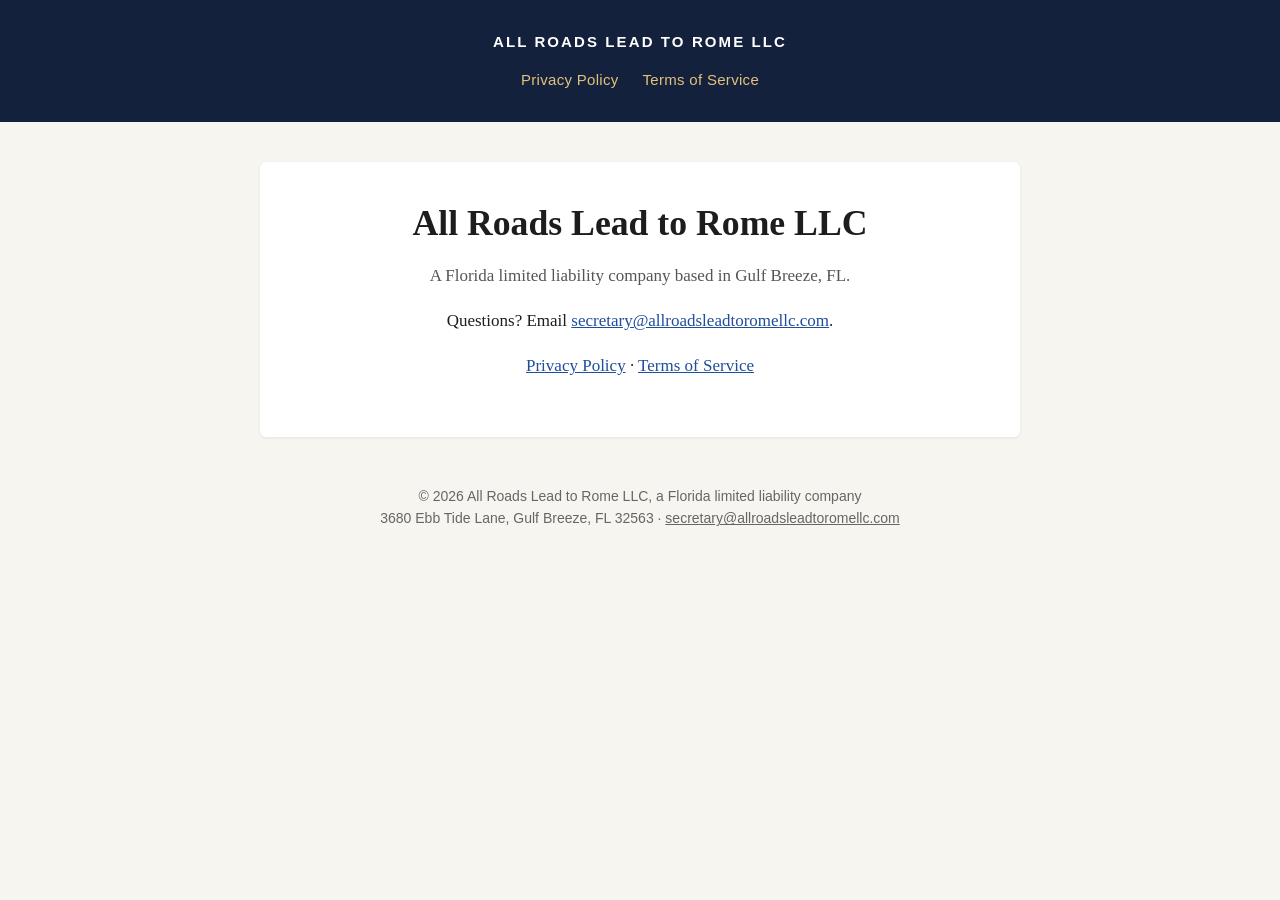
<file: index.html>
<!doctype html><html lang="en"><head><meta charset="utf-8"><meta name="viewport" content="width=device-width,initial-scale=1">
<title>Home | All Roads Lead to Rome LLC</title><meta name="description" content="All Roads Lead to Rome LLC, Gulf Breeze, FL."><link rel="stylesheet" href="/style.css"></head><body>
<header><a href="/">All Roads Lead to Rome LLC</a><nav><a href="/privacy">Privacy Policy</a><a href="/terms">Terms of Service</a></nav></header>
<main><h1>All Roads Lead to Rome LLC</h1><p>A Florida limited liability company based in Gulf Breeze, FL.</p>
<p style="text-align:center">Questions? Email <a href="mailto:secretary@allroadsleadtoromellc.com">secretary@allroadsleadtoromellc.com</a>.</p>
<p style="text-align:center"><a href="/privacy">Privacy Policy</a> &middot; <a href="/terms">Terms of Service</a></p></main>
<footer>&copy; 2026 All Roads Lead to Rome LLC, a Florida limited liability company<br>3680 Ebb Tide Lane, Gulf Breeze, FL 32563 &middot; <a href="mailto:secretary@allroadsleadtoromellc.com">secretary@allroadsleadtoromellc.com</a></footer>
</body></html>
</file>
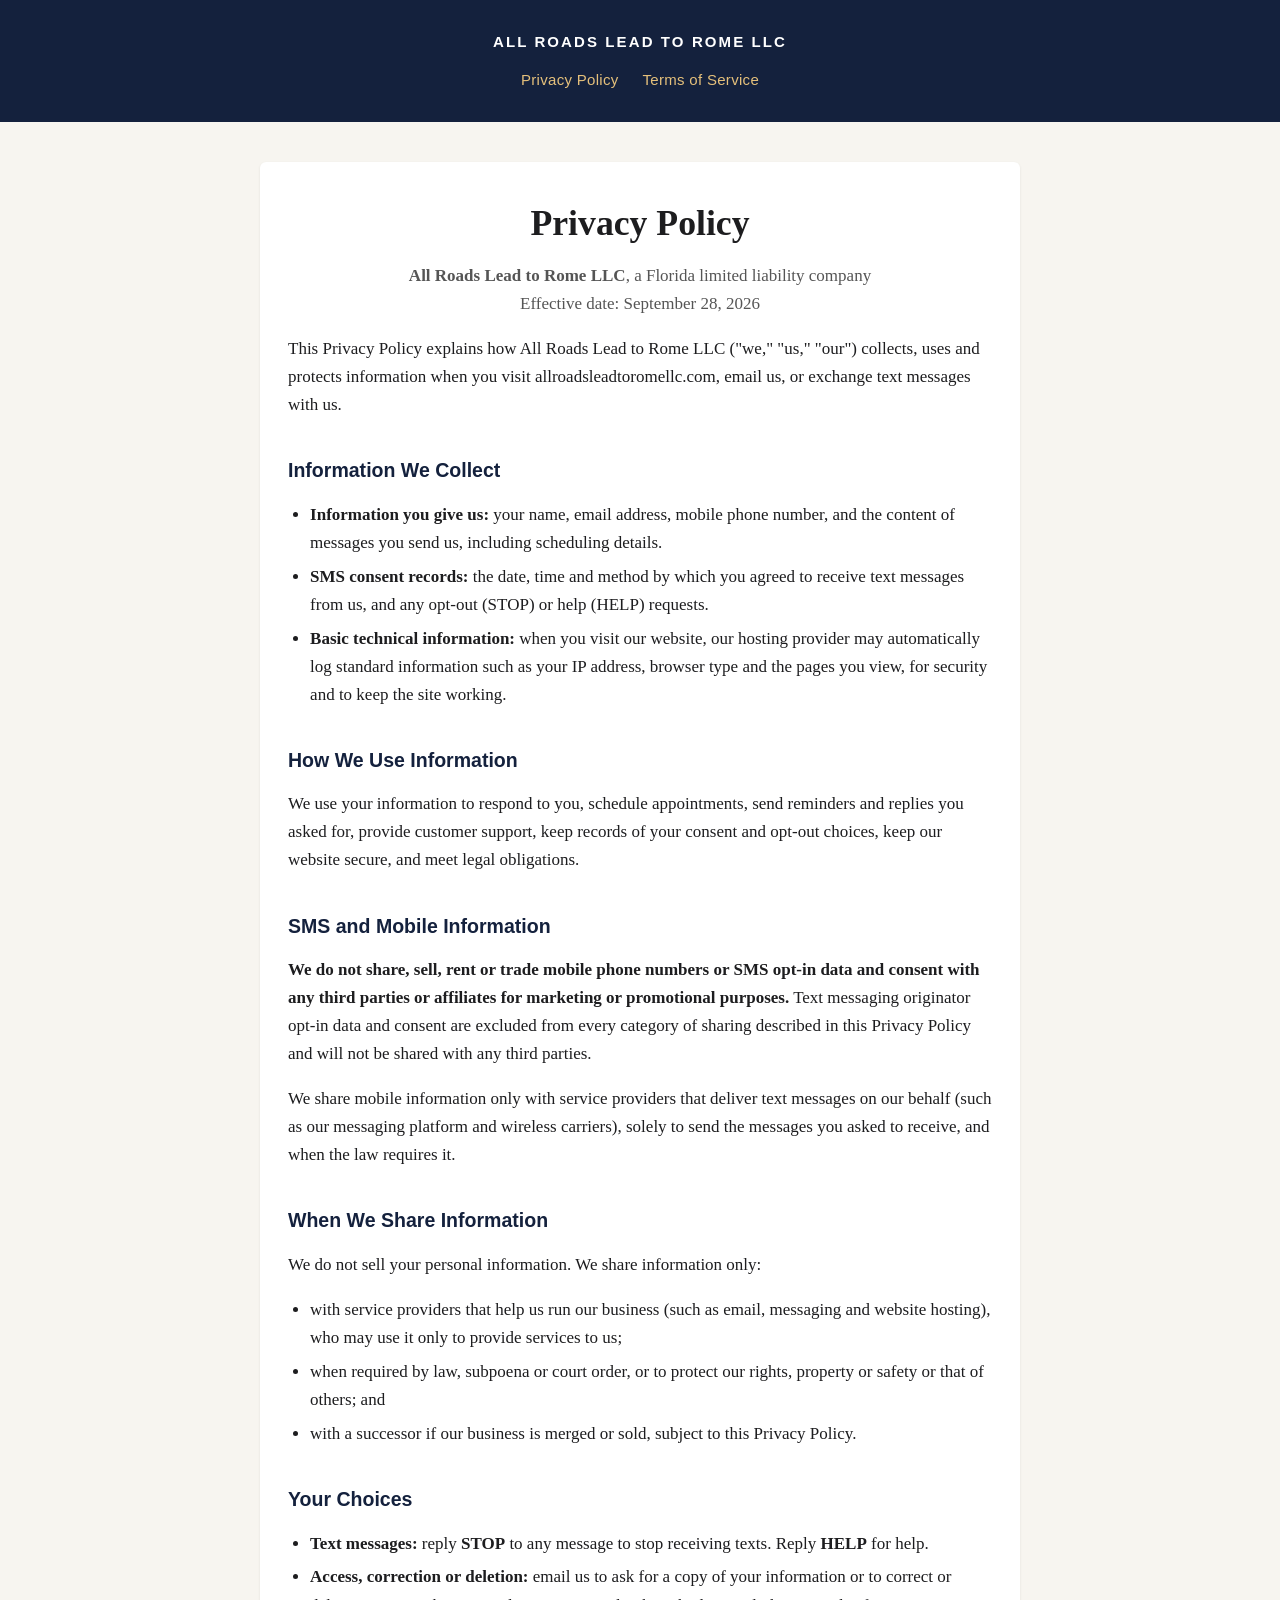
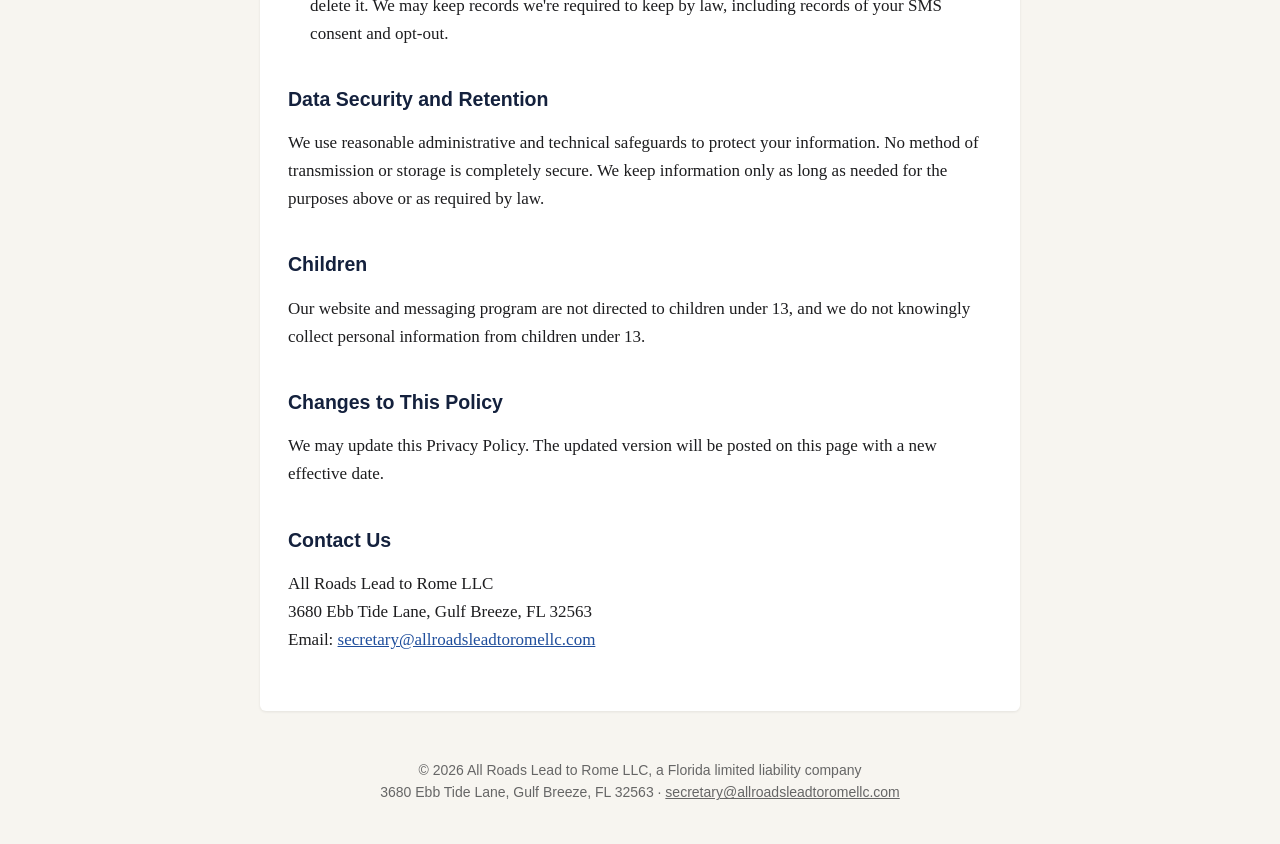
<file: privacy/index.html>
<!doctype html><html lang="en"><head><meta charset="utf-8"><meta name="viewport" content="width=device-width,initial-scale=1">
<title>Privacy Policy | All Roads Lead to Rome LLC</title><meta name="description" content="Privacy Policy for All Roads Lead to Rome LLC, including SMS and mobile information."><link rel="stylesheet" href="/style.css"></head><body>
<header><a href="/">All Roads Lead to Rome LLC</a><nav><a href="/privacy">Privacy Policy</a><a href="/terms">Terms of Service</a></nav></header>
<main><h1>Privacy Policy</h1>
<p><strong>All Roads Lead to Rome LLC</strong>, a Florida limited liability company<br />
Effective date: September 28, 2026</p>
<p>This Privacy Policy explains how All Roads Lead to Rome LLC ("we," "us," "our") collects, uses and protects information when you visit allroadsleadtoromellc.com, email us, or exchange text messages with us.</p>
<h2>Information We Collect</h2>
<ul>
<li><strong>Information you give us:</strong> your name, email address, mobile phone number, and the content of messages you send us, including scheduling details.</li>
<li><strong>SMS consent records:</strong> the date, time and method by which you agreed to receive text messages from us, and any opt-out (STOP) or help (HELP) requests.</li>
<li><strong>Basic technical information:</strong> when you visit our website, our hosting provider may automatically log standard information such as your IP address, browser type and the pages you view, for security and to keep the site working.</li>
</ul>
<h2>How We Use Information</h2>
<p>We use your information to respond to you, schedule appointments, send reminders and replies you asked for, provide customer support, keep records of your consent and opt-out choices, keep our website secure, and meet legal obligations.</p>
<h2>SMS and Mobile Information</h2>
<p><strong>We do not share, sell, rent or trade mobile phone numbers or SMS opt-in data and consent with any third parties or affiliates for marketing or promotional purposes.</strong> Text messaging originator opt-in data and consent are excluded from every category of sharing described in this Privacy Policy and will not be shared with any third parties.</p>
<p>We share mobile information only with service providers that deliver text messages on our behalf (such as our messaging platform and wireless carriers), solely to send the messages you asked to receive, and when the law requires it.</p>
<h2>When We Share Information</h2>
<p>We do not sell your personal information. We share information only:</p>
<ul>
<li>with service providers that help us run our business (such as email, messaging and website hosting), who may use it only to provide services to us;</li>
<li>when required by law, subpoena or court order, or to protect our rights, property or safety or that of others; and</li>
<li>with a successor if our business is merged or sold, subject to this Privacy Policy.</li>
</ul>
<h2>Your Choices</h2>
<ul>
<li><strong>Text messages:</strong> reply <strong>STOP</strong> to any message to stop receiving texts. Reply <strong>HELP</strong> for help.</li>
<li><strong>Access, correction or deletion:</strong> email us to ask for a copy of your information or to correct or delete it. We may keep records we're required to keep by law, including records of your SMS consent and opt-out.</li>
</ul>
<h2>Data Security and Retention</h2>
<p>We use reasonable administrative and technical safeguards to protect your information. No method of transmission or storage is completely secure. We keep information only as long as needed for the purposes above or as required by law.</p>
<h2>Children</h2>
<p>Our website and messaging program are not directed to children under 13, and we do not knowingly collect personal information from children under 13.</p>
<h2>Changes to This Policy</h2>
<p>We may update this Privacy Policy. The updated version will be posted on this page with a new effective date.</p>
<h2>Contact Us</h2>
<p>All Roads Lead to Rome LLC<br />
3680 Ebb Tide Lane, Gulf Breeze, FL 32563<br />
Email: <a href="mailto:secretary@allroadsleadtoromellc.com">secretary@allroadsleadtoromellc.com</a></p></main>
<footer>&copy; 2026 All Roads Lead to Rome LLC, a Florida limited liability company<br>3680 Ebb Tide Lane, Gulf Breeze, FL 32563 &middot; <a href="mailto:secretary@allroadsleadtoromellc.com">secretary@allroadsleadtoromellc.com</a></footer>
</body></html>
</file>
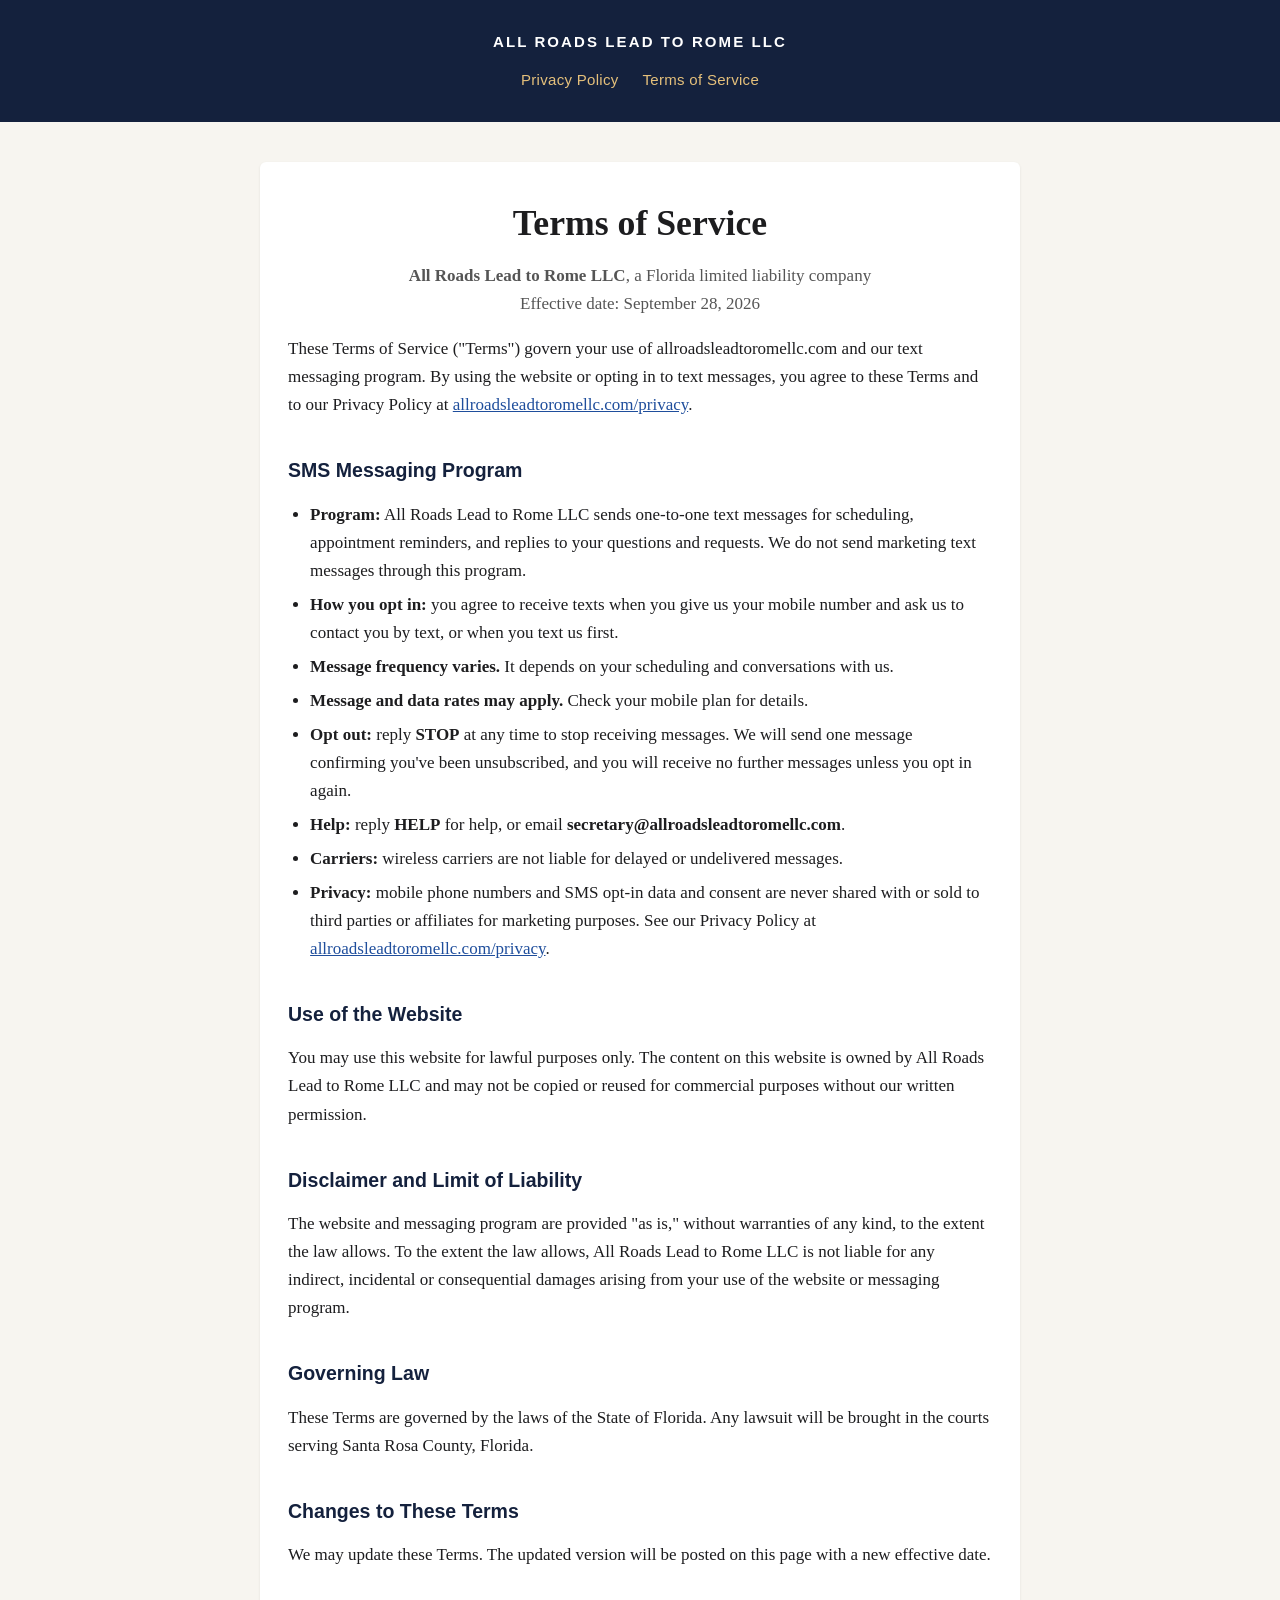
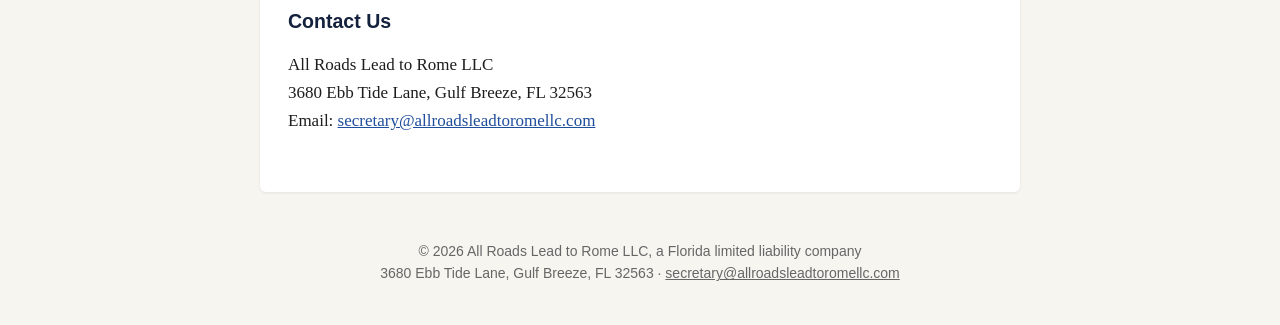
<file: terms/index.html>
<!doctype html><html lang="en"><head><meta charset="utf-8"><meta name="viewport" content="width=device-width,initial-scale=1">
<title>Terms of Service | All Roads Lead to Rome LLC</title><meta name="description" content="Terms of Service for All Roads Lead to Rome LLC, including the SMS messaging program."><link rel="stylesheet" href="/style.css"></head><body>
<header><a href="/">All Roads Lead to Rome LLC</a><nav><a href="/privacy">Privacy Policy</a><a href="/terms">Terms of Service</a></nav></header>
<main><h1>Terms of Service</h1>
<p><strong>All Roads Lead to Rome LLC</strong>, a Florida limited liability company<br />
Effective date: September 28, 2026</p>
<p>These Terms of Service ("Terms") govern your use of allroadsleadtoromellc.com and our text messaging program. By using the website or opting in to text messages, you agree to these Terms and to our Privacy Policy at <a href="/privacy">allroadsleadtoromellc.com/privacy</a>.</p>
<h2>SMS Messaging Program</h2>
<ul>
<li><strong>Program:</strong> All Roads Lead to Rome LLC sends one-to-one text messages for scheduling, appointment reminders, and replies to your questions and requests. We do not send marketing text messages through this program.</li>
<li><strong>How you opt in:</strong> you agree to receive texts when you give us your mobile number and ask us to contact you by text, or when you text us first.</li>
<li><strong>Message frequency varies.</strong> It depends on your scheduling and conversations with us.</li>
<li><strong>Message and data rates may apply.</strong> Check your mobile plan for details.</li>
<li><strong>Opt out:</strong> reply <strong>STOP</strong> at any time to stop receiving messages. We will send one message confirming you've been unsubscribed, and you will receive no further messages unless you opt in again.</li>
<li><strong>Help:</strong> reply <strong>HELP</strong> for help, or email <strong>secretary@allroadsleadtoromellc.com</strong>.</li>
<li><strong>Carriers:</strong> wireless carriers are not liable for delayed or undelivered messages.</li>
<li><strong>Privacy:</strong> mobile phone numbers and SMS opt-in data and consent are never shared with or sold to third parties or affiliates for marketing purposes. See our Privacy Policy at <a href="/privacy">allroadsleadtoromellc.com/privacy</a>.</li>
</ul>
<h2>Use of the Website</h2>
<p>You may use this website for lawful purposes only. The content on this website is owned by All Roads Lead to Rome LLC and may not be copied or reused for commercial purposes without our written permission.</p>
<h2>Disclaimer and Limit of Liability</h2>
<p>The website and messaging program are provided "as is," without warranties of any kind, to the extent the law allows. To the extent the law allows, All Roads Lead to Rome LLC is not liable for any indirect, incidental or consequential damages arising from your use of the website or messaging program.</p>
<h2>Governing Law</h2>
<p>These Terms are governed by the laws of the State of Florida. Any lawsuit will be brought in the courts serving Santa Rosa County, Florida.</p>
<h2>Changes to These Terms</h2>
<p>We may update these Terms. The updated version will be posted on this page with a new effective date.</p>
<h2>Contact Us</h2>
<p>All Roads Lead to Rome LLC<br />
3680 Ebb Tide Lane, Gulf Breeze, FL 32563<br />
Email: <a href="mailto:secretary@allroadsleadtoromellc.com">secretary@allroadsleadtoromellc.com</a></p></main>
<footer>&copy; 2026 All Roads Lead to Rome LLC, a Florida limited liability company<br>3680 Ebb Tide Lane, Gulf Breeze, FL 32563 &middot; <a href="mailto:secretary@allroadsleadtoromellc.com">secretary@allroadsleadtoromellc.com</a></footer>
</body></html>
</file>
<file: style.css>
*{box-sizing:border-box}body{margin:0;background:#f7f5f0;color:#1d1d1f;font:17px/1.65 Georgia,'Times New Roman',serif}
header{background:#14213d;color:#fff;text-align:center;padding:28px 16px}
header a{color:#fff;text-decoration:none;font:600 15px/1.2 -apple-system,Segoe UI,Helvetica,Arial,sans-serif;letter-spacing:.14em;text-transform:uppercase}
nav{margin-top:10px}nav a{color:#e5c07b;text-transform:none;letter-spacing:.02em;font-weight:500;margin:0 12px}
main{max-width:760px;margin:40px auto;padding:40px 28px;background:#fff;border-radius:6px;box-shadow:0 1px 3px rgba(0,0,0,.08)}
h1{text-align:center;font-size:2.1em;line-height:1.2;margin:0 0 .3em}
h1+p{text-align:center;color:#555}
h2{font:600 1.15em/1.3 -apple-system,Segoe UI,Helvetica,Arial,sans-serif;margin:2em 0 .5em;color:#14213d}
a{color:#1f4e9c}ul{padding-left:1.3em}li{margin:.35em 0}
footer{text-align:center;color:#666;font:14px/1.6 -apple-system,Segoe UI,Helvetica,Arial,sans-serif;padding:8px 16px 40px}
footer a{color:#666}
@media(max-width:600px){main{margin:16px 10px;padding:26px 18px}body{font-size:16px}h1{font-size:1.7em}}
</file>
